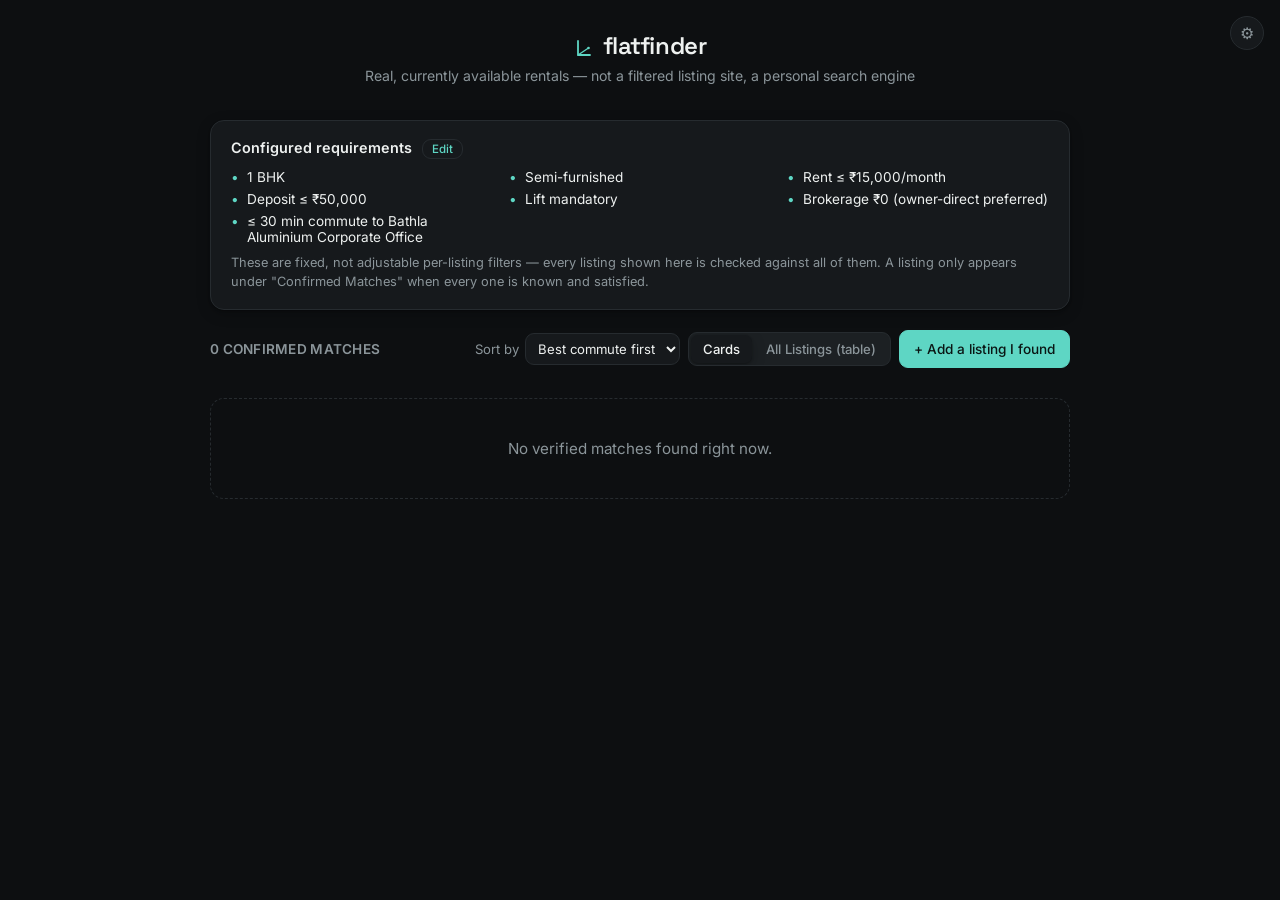
<file: index.html>
<!DOCTYPE html>
<html lang="en">
<head>
<meta charset="UTF-8">
<meta name="viewport" content="width=device-width, initial-scale=1.0">
<title>flatfinder — 1BHK near Bathla Aluminium, Bangalore</title>
<link rel="preconnect" href="https://fonts.googleapis.com">
<link rel="preconnect" href="https://fonts.gstatic.com" crossorigin>
<link href="https://fonts.googleapis.com/css2?family=Space+Grotesk:wght@500;600;700&family=Inter:wght@400;500;600&display=swap" rel="stylesheet">
<link rel="stylesheet" href="style.css">
<link rel="manifest" href="manifest.webmanifest">
<link rel="icon" href="icon-192.png" type="image/png">
</head>
<body>
<header>
  <button type="button" id="settingsBtn" class="settings-btn" aria-label="Edit your search settings">⚙︎</button>
  <div class="brand-mark">
    <svg width="22" height="22" viewBox="0 0 22 22" fill="none" xmlns="http://www.w3.org/2000/svg" aria-hidden="true">
      <path d="M5 4 L5 18 L17 18" stroke="#5ed6c4" stroke-width="1.8" stroke-linecap="round" stroke-linejoin="round"/>
      <path d="M5 18 L15.5 11" stroke="#5ed6c4" stroke-width="1.4" stroke-linecap="round"/>
      <circle cx="15.5" cy="11" r="1.3" fill="#5ed6c4"/>
    </svg>
    <h1>flatfinder</h1>
  </div>
  <p class="subtitle">Real, currently available rentals — not a filtered listing site, a personal search engine</p>
</header>

<div id="onboarding" class="onboarding" hidden>
  <div id="onboardStep1" class="onboard-step">
    <div class="onboard-card">
      <h1 class="onboard-title">Set up FlatFinder</h1>
      <p class="hint">This runs entirely in your browser — nothing here is sent anywhere except what you explicitly save. Set your own search criteria and this device will check every listing against them.</p>
      <form id="onboardForm">
        <label>Your name (optional)
          <input type="text" name="name" placeholder="For a personal touch, not required">
        </label>
        <label>Office / destination name
          <input type="text" name="officeName" required placeholder="e.g. My Office">
        </label>
        <label>Office / destination address
          <input type="text" name="officeAddress" required placeholder="Full address — used to calculate commute time">
        </label>
        <div class="onboard-grid">
          <label>BHK
            <input type="number" name="bhk" step="0.5" min="0.5">
          </label>
          <label>Furnishing
            <select name="furnishing">
              <option value="none">Unfurnished</option>
              <option value="semi">Semi-furnished</option>
              <option value="full">Fully furnished</option>
            </select>
          </label>
          <label>Max rent (₹/month)
            <input type="number" name="maxRent" min="0" step="500">
          </label>
          <label>Max deposit (₹)
            <input type="number" name="maxDeposit" min="0" step="1000">
          </label>
          <label>Max commute (minutes)
            <input type="number" name="maxCommuteMinutes" min="1" step="5">
          </label>
        </div>
        <label class="checkbox-label"><input type="checkbox" name="lift"> Lift mandatory</label>
        <label class="checkbox-label"><input type="checkbox" name="brokerageZero"> Brokerage must be ₹0 (owner-direct)</label>
        <button type="submit" class="onboard-continue">Continue</button>
      </form>
    </div>
  </div>

  <div id="onboardStep2" class="onboard-step" hidden>
    <div class="onboard-card onboard-explainer">
      <div class="onboard-icon">
        <svg width="30" height="30" viewBox="0 0 22 22" fill="none" xmlns="http://www.w3.org/2000/svg" aria-hidden="true">
          <path d="M5 4 L5 18 L17 18" stroke="#5ed6c4" stroke-width="1.8" stroke-linecap="round" stroke-linejoin="round"/>
          <path d="M5 18 L15.5 11" stroke="#5ed6c4" stroke-width="1.4" stroke-linecap="round"/>
          <circle cx="15.5" cy="11" r="1.3" fill="#5ed6c4"/>
        </svg>
      </div>
      <h2>How this works</h2>
      <p>flatfinder checks real listings from Telegram, manually captured posts, and (if configured) other sources against exactly the criteria you just set — never a guess, never filler. Unknown fields stay unknown.</p>
      <div class="onboard-swatches">
        <span class="onboard-swatch">Confirmed — fits every requirement</span>
        <span class="onboard-swatch">Needs verification — one or more fields unknown</span>
        <span class="onboard-swatch">Near matches — fails on one requirement, shown for reference</span>
      </div>
      <p>Tap a listing to see details right there in the list. Tap it again to open the original post.</p>
      <button type="button" id="onboardContinue" class="onboard-continue">Get started</button>
    </div>
  </div>
</div>

<main>
  <section class="requirements" aria-label="Search requirements">
    <h2>Configured requirements <button type="button" id="editRequirements" class="requirements-edit">Edit</button></h2>
    <ul id="requirementsList"></ul>
    <p class="hint">These are fixed, not adjustable per-listing filters — every listing shown here is checked against all of them. A listing only appears under "Confirmed Matches" when every one is known and satisfied.</p>
  </section>

  <section class="results-header">
    <h2 id="confirmedCount">Loading…</h2>
    <div class="results-header-actions">
      <label class="sort-control">Sort by
        <select id="cardSortSelect">
          <option value="commute">Best commute first</option>
          <option value="newest">Newest first</option>
          <option value="oldest">Oldest first</option>
        </select>
      </label>
      <div class="view-toggle" role="tablist" aria-label="View">
        <button type="button" id="viewCards" class="view-toggle-btn active" role="tab" aria-selected="true">Cards</button>
        <button type="button" id="viewTable" class="view-toggle-btn" role="tab" aria-selected="false">All Listings (table)</button>
      </div>
      <button id="addListingBtn" type="button">+ Add a listing I found</button>
    </div>
  </section>

  <div id="cardsView">
    <section id="confirmedResults" class="results" aria-live="polite"></section>
    <p id="emptyState" class="empty-state" hidden>No verified matches found right now.</p>

    <section class="section-block">
      <button id="needsVerificationToggle" type="button" class="section-toggle">Show</button>
      <h2 id="needsVerificationCount" class="section-heading">Needs Verification</h2>
      <p class="hint">Listings where one or more hard requirements couldn't be confirmed from the source. Never treated as a match — check the original listing before acting on any of these.</p>
      <section id="needsVerificationResults" class="results" hidden></section>
    </section>

    <section id="nearMatchesSection" class="section-block" hidden>
      <h2 class="section-heading">Near Matches</h2>
      <p class="hint">Real listings that fail at least one hard requirement — shown so you know what's out there and exactly why each one doesn't qualify.</p>
      <section id="nearMatchResults" class="results near-matches"></section>
    </section>
  </div>

  <div id="tableView" hidden>
    <p class="hint">Every listing regardless of status — click a column header to sort. Notes and Status are yours to edit and save here; nothing else on this table is editable, and editing never changes a listing's match status.</p>
    <div class="table-scroll">
      <table id="allListingsTable">
        <thead>
          <tr>
            <th data-sort="match_status">Status</th>
            <th data-sort="rent">Rent</th>
            <th data-sort="deposit">Deposit</th>
            <th data-sort="bhk">BHK</th>
            <th data-sort="furnishing">Furnishing</th>
            <th data-sort="lift">Lift</th>
            <th data-sort="brokerage_status">Brokerage</th>
            <th data-sort="commute_minutes">Commute</th>
            <th data-sort="location">Location</th>
            <th data-sort="source">Source</th>
            <th data-sort="first_seen">First seen</th>
            <th>Link</th>
            <th>Notes</th>
            <th>My status</th>
          </tr>
        </thead>
        <tbody id="allListingsBody"></tbody>
      </table>
    </div>
  </div>
</main>

<dialog id="addListingDialog">
  <form id="addListingForm" method="dialog">
    <h2>Add a listing you found</h2>
    <p class="hint">For posts you see yourself in a Facebook group, WhatsApp, or anywhere the automated pipeline can't reach — paste the raw text below and the fields auto-fill. This listing gets geocoded, routed, and hard-filtered the same as anything the pipeline discovers; it will only show as a Confirmed Match if it genuinely qualifies.</p>

    <label>Paste the raw post text here to auto-fill the fields below
      <textarea id="pasteBox" rows="4" placeholder="Paste the raw WhatsApp/Facebook/Telegram post text here…"></textarea>
    </label>

    <label>Title
      <input type="text" name="title" placeholder="e.g. 1BHK semi-furnished, Vasanth Nagar">
    </label>
    <label>Location / address
      <input type="text" name="location" required placeholder="e.g. RT Nagar, Bangalore">
    </label>
    <label>BHK
      <input type="number" name="bhk" step="0.5" min="0.5" value="1">
    </label>
    <label>Furnishing
      <select name="furnishing">
        <option value="">Unknown</option>
        <option value="full">Fully furnished</option>
        <option value="semi" selected>Semi-furnished</option>
        <option value="none">Unfurnished</option>
      </select>
    </label>
    <label>Lift
      <select name="lift">
        <option value="">Unknown</option>
        <option value="true">Yes</option>
        <option value="false">No</option>
      </select>
    </label>
    <label>Rent (₹/month)
      <input type="number" name="rent" min="0" step="500">
    </label>
    <label>Deposit (₹)
      <input type="number" name="deposit" min="0" step="1000">
    </label>
    <label>Brokerage
      <select name="brokerageStatus">
        <option value="">Unknown</option>
        <option value="zero">₹0 / owner-direct</option>
        <option value="broker">Broker involved</option>
      </select>
    </label>
    <label>Owner / broker status
      <select name="ownerStatus">
        <option value="">Unknown</option>
        <option value="owner">Owner-direct</option>
        <option value="broker">Broker</option>
      </select>
    </label>
    <label>Available from
      <input type="text" name="availableFrom" placeholder="e.g. Immediately, 1st Nov">
    </label>
    <label>Contact
      <input type="text" name="contact" placeholder="Name / phone / who posted it">
    </label>
    <label>Source
      <input type="text" name="source" placeholder="e.g. Facebook group name, WhatsApp">
    </label>
    <label>Link (optional)
      <input type="url" name="link" placeholder="https://...">
    </label>

    <div class="dialog-actions">
      <button type="button" id="cancelAdd">Cancel</button>
      <button type="submit" id="saveAdd">Save listing</button>
    </div>
    <div id="parseStatus" class="parse-status"></div>
  </form>
</dialog>

<dialog id="listingDetailDialog" class="detail-dialog">
  <div class="detail-header">
    <button type="button" id="closeDetail" class="detail-close" aria-label="Close">✕</button>
  </div>
  <div id="listingDetailContent" class="detail-content"></div>
</dialog>

<script src="config.js"></script>
<script src="profile.js"></script>
<script src="parser.js"></script>
<script src="geo-client.js"></script>
<script src="filter-client.js"></script>
<script src="supabase-client.js"></script>
<script src="app.js"></script>
<script>
  if ("serviceWorker" in navigator) {
    navigator.serviceWorker.register("service-worker.js").catch(() => {});
  }
</script>
</body>
</html>
</file>
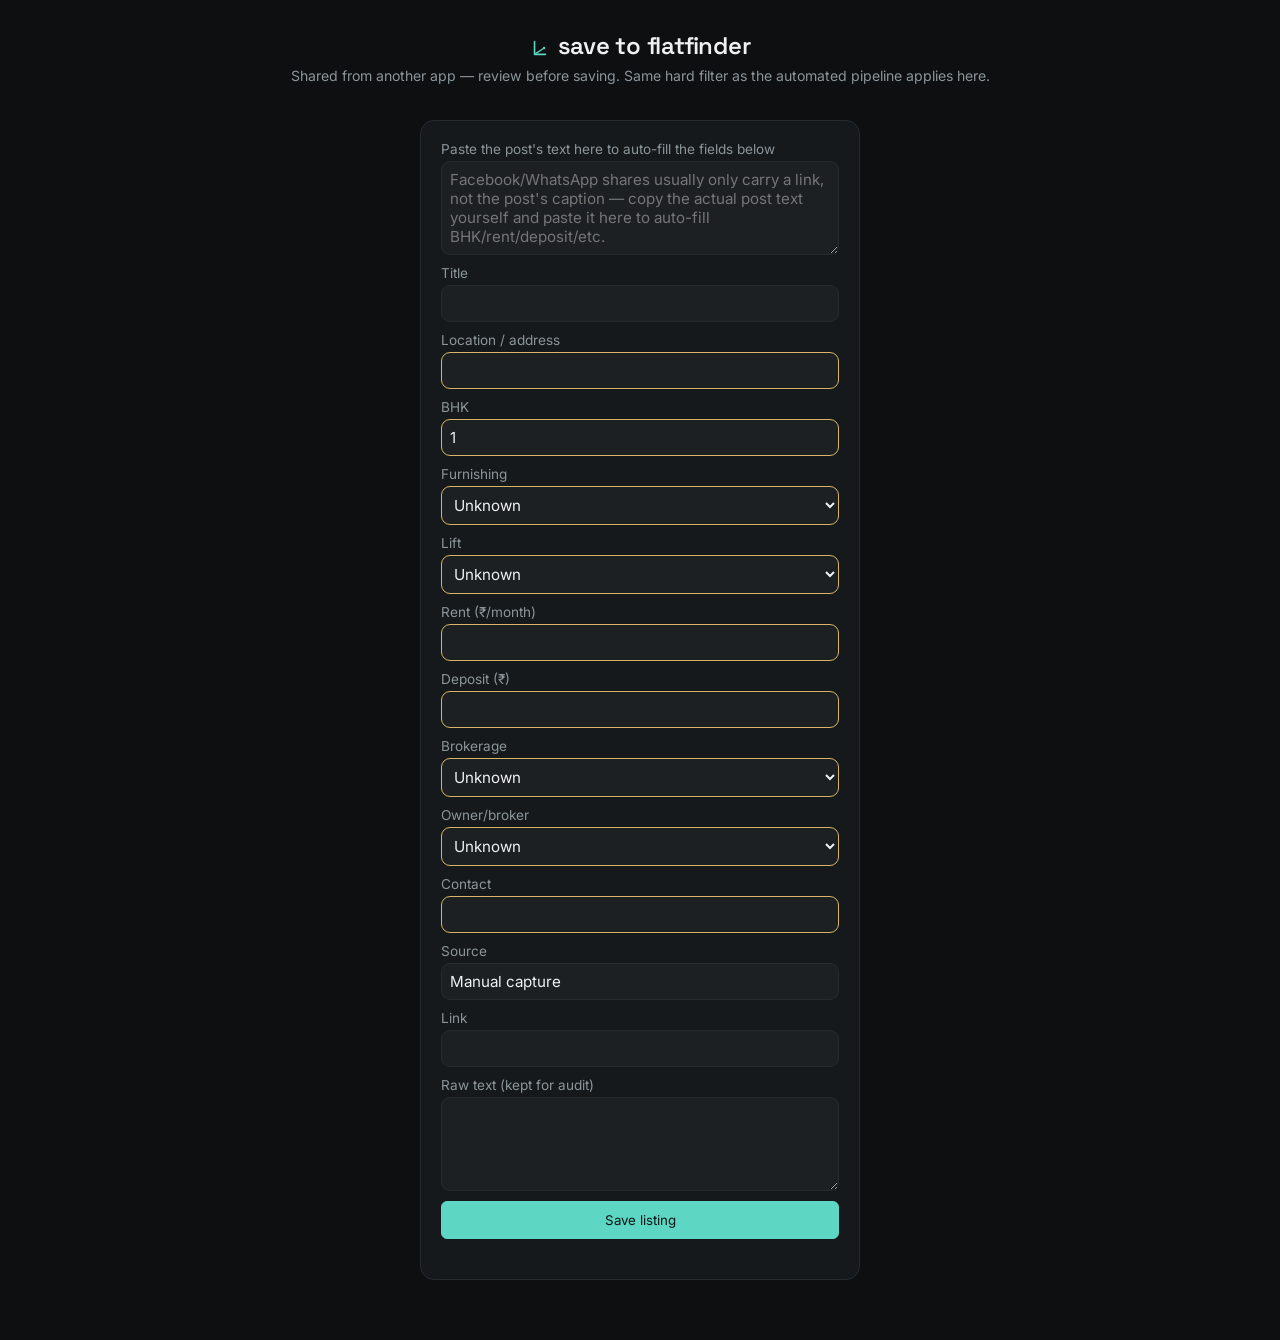
<file: share.html>
<!DOCTYPE html>
<html lang="en">
<head>
<meta charset="UTF-8">
<meta name="viewport" content="width=device-width, initial-scale=1.0">
<title>Save to flatfinder</title>
<link rel="preconnect" href="https://fonts.googleapis.com">
<link rel="preconnect" href="https://fonts.gstatic.com" crossorigin>
<link href="https://fonts.googleapis.com/css2?family=Space+Grotesk:wght@500;600;700&family=Inter:wght@400;500;600&display=swap" rel="stylesheet">
<link rel="stylesheet" href="style.css">
<link rel="manifest" href="manifest.webmanifest">
<link rel="icon" href="icon-192.png" type="image/png">
<style>
  main.share { max-width: 480px; }
  #shareForm { background: var(--surface); border: 1px solid var(--border); border-radius: var(--radius); padding: 20px; display: flex; flex-direction: column; gap: 10px; }
  #shareForm label { display: flex; flex-direction: column; gap: 4px; font-size: 0.85rem; color: var(--muted); }
  #shareForm input, #shareForm select, #shareForm textarea { padding: 8px; border: 1px solid var(--border); border-radius: var(--radius-sm); font-size: 0.95rem; font-family: inherit; color: var(--text); background: var(--surface-2); }
  #shareStatus { font-size: 0.85rem; }
  #shareStatus.ok { color: var(--accent); }
  #shareStatus.err { color: var(--danger); }
  #matchStatus { font-size: 0.9rem; font-weight: 600; }
  #matchStatus.confirmed { color: var(--accent); }
  #matchStatus.needs_verification { color: var(--warn); }
  #matchStatus.rejected { color: var(--danger); }
  .needs-review { border-color: var(--warn) !important; }
</style>
</head>
<body>
<header>
  <div class="brand-mark">
    <svg width="20" height="20" viewBox="0 0 22 22" fill="none" xmlns="http://www.w3.org/2000/svg" aria-hidden="true">
      <path d="M5 4 L5 18 L17 18" stroke="#5ed6c4" stroke-width="1.8" stroke-linecap="round" stroke-linejoin="round"/>
      <path d="M5 18 L15.5 11" stroke="#5ed6c4" stroke-width="1.4" stroke-linecap="round"/>
      <circle cx="15.5" cy="11" r="1.3" fill="#5ed6c4"/>
    </svg>
    <h1>Save to flatfinder</h1>
  </div>
  <p class="subtitle">Shared from another app — review before saving. Same hard filter as the automated pipeline applies here.</p>
</header>
<main class="share">
  <form id="shareForm">
    <label>Paste the post's text here to auto-fill the fields below
      <textarea id="pasteBox" rows="4" placeholder="Facebook/WhatsApp shares usually only carry a link, not the post's caption — copy the actual post text yourself and paste it here to auto-fill BHK/rent/deposit/etc."></textarea>
    </label>
    <label>Title <input type="text" id="title"></label>
    <label>Location / address <input type="text" id="location" required></label>
    <label>BHK <input type="number" id="bhk" step="0.5" min="0" value="1"></label>
    <label>Furnishing
      <select id="furnishing">
        <option value="">Unknown</option>
        <option value="full">Fully furnished</option>
        <option value="semi">Semi furnished</option>
        <option value="none">Unfurnished</option>
      </select>
    </label>
    <label>Lift
      <select id="lift">
        <option value="">Unknown</option>
        <option value="true">Yes</option>
        <option value="false">No</option>
      </select>
    </label>
    <label>Rent (₹/month) <input type="number" id="rent" min="0"></label>
    <label>Deposit (₹) <input type="number" id="deposit" min="0"></label>
    <label>Brokerage
      <select id="brokerageStatus">
        <option value="">Unknown</option>
        <option value="zero">₹0 / owner-direct</option>
        <option value="broker">Broker involved</option>
      </select>
    </label>
    <label>Owner/broker
      <select id="ownerStatus">
        <option value="">Unknown</option>
        <option value="owner">Owner-direct</option>
        <option value="broker">Broker</option>
      </select>
    </label>
    <label>Contact <input type="text" id="contact"></label>
    <label>Source <input type="text" id="source"></label>
    <label>Link <input type="url" id="link"></label>
    <label>Raw text (kept for audit) <textarea id="notes" rows="4"></textarea></label>
    <button type="submit" id="saveShare" style="padding:10px;border-radius:6px;border:1px solid var(--accent);background:var(--accent);color:var(--accent-fg);cursor:pointer;">Save listing</button>
    <div id="matchStatus"></div>
    <div id="shareStatus"></div>
  </form>
</main>

<script src="config.js"></script>
<script src="parser.js"></script>
<script src="geo-client.js"></script>
<script src="filter-client.js"></script>
<script src="supabase-client.js"></script>
<script>
  const params = new URLSearchParams(location.search);
  const sourceUrl = params.get("url") || "";
  // Deliberately excludes the url from the text handed to the parser — a
  // bare link with no real title/caption (the common case: Android's
  // share sheet for a Facebook post usually only carries the link, not
  // its text) would otherwise get picked up as the "first line" and show
  // up as the Title, which is misleading rather than useful.
  const sharedText = [params.get("title"), params.get("text")].filter(Boolean).join("\n");

  function fillFieldsFromParsed(parsed) {
    const fieldIds = ["title", "location", "bhk", "furnishing", "lift", "rent", "deposit", "brokerageStatus", "ownerStatus", "contact", "source", "link"];
    fieldIds.forEach((id) => {
      const el = document.getElementById(id);
      if (!el) return;
      const value = parsed[id];
      if (value !== null && value !== undefined) el.value = value;
    });
    document.getElementById("notes").value = parsed.rawText || "";

    document.querySelectorAll(".needs-review").forEach((el) => el.classList.remove("needs-review"));
    Object.entries(parsed.confidence || {}).forEach(([id, confident]) => {
      const el = document.getElementById(id);
      if (el && !confident) el.classList.add("needs-review");
    });
  }

  fillFieldsFromParsed(FlatFinderParser.parse(sharedText, { sourceUrl }));
  document.getElementById("link").value = sourceUrl;

  // Facebook/WhatsApp shares carry only a link, not the post's caption —
  // pasting the real text here re-parses against it instead, same as the
  // "+ Add a listing" paste box on the main site.
  document.getElementById("pasteBox").addEventListener("input", (e) => {
    const raw = e.target.value.trim();
    if (!raw) return;
    fillFieldsFromParsed(FlatFinderParser.parse(raw, { sourceUrl }));
    document.getElementById("link").value = sourceUrl;
  });

  const statusEl = document.getElementById("shareStatus");
  const matchEl = document.getElementById("matchStatus");
  const saveBtn = document.getElementById("saveShare");

  async function saveCurrentForm() {
    if (!window.FlatFinderSupabase.isConfigured()) {
      statusEl.textContent = "No shared backend configured — set SUPABASE_URL/SUPABASE_ANON_KEY in config.js first (see README).";
      statusEl.className = "err";
      return false;
    }

    const formParsed = {
      title: document.getElementById("title").value.trim() || null,
      location: document.getElementById("location").value.trim() || null,
      address: document.getElementById("location").value.trim() || null,
      bhk: parseFloat(document.getElementById("bhk").value) || null,
      furnishing: document.getElementById("furnishing").value || null,
      lift: document.getElementById("lift").value === "true" ? true : document.getElementById("lift").value === "false" ? false : null,
      rent: parseFloat(document.getElementById("rent").value) || null,
      deposit: parseFloat(document.getElementById("deposit").value) || null,
      brokerageStatus: document.getElementById("brokerageStatus").value || null,
      brokerageAmount: document.getElementById("brokerageStatus").value === "zero" ? 0 : null,
      ownerStatus: document.getElementById("ownerStatus").value || null,
      source: document.getElementById("source").value.trim() || "Mobile share",
      url: document.getElementById("link").value.trim() || null,
      rawText: document.getElementById("notes").value.trim() || null,
    };

    let lat = null, lng = null, commuteMinutes = null, commuteSource = null;
    const officeAddress = (typeof CONFIG !== "undefined" && CONFIG.OFFICE_ADDRESS) || "";
    if (formParsed.location && officeAddress) {
      const officeCoords = await window.FlatFinderGeo.geocodeOffice(officeAddress);
      const originCoords = await window.FlatFinderGeo.geocode(formParsed.location);
      if (originCoords) {
        lat = originCoords.lat;
        lng = originCoords.lng;
        if (officeCoords) {
          const result = await window.FlatFinderGeo.commuteMinutes(originCoords, officeCoords);
          commuteMinutes = result.minutes;
          commuteSource = result.source;
        }
      }
    }

    const stored = window.FlatFinderFilter.buildStoredListing(formParsed, {
      sourceListingId: `manual-${Date.now()}`,
      lat, lng, commuteMinutes, commuteSource,
    });
    const requirements = (typeof CONFIG !== "undefined" && CONFIG.REQUIREMENTS) || {
      bhk: 1, furnishing: "semi", maxRent: 15000, maxDeposit: 50000, lift: true, brokerageZero: true, maxCommuteMinutes: 30,
    };
    window.FlatFinderFilter.applyHardFilter(stored, requirements);
    matchEl.textContent = `Match status: ${stored.match_status.replace("_", " ")}`;
    matchEl.className = stored.match_status;

    try {
      await window.FlatFinderSupabase.insertListing(stored);
      statusEl.textContent = "Saved. You can close this tab.";
      statusEl.className = "ok";
      return true;
    } catch (err) {
      statusEl.textContent = "Couldn't reach the database — check your connection.";
      statusEl.className = "err";
      return false;
    }
  }

  document.getElementById("shareForm").addEventListener("submit", async (e) => {
    e.preventDefault();
    await saveCurrentForm();
  });

  // Facebook/WhatsApp shares usually carry only a bare link, no caption —
  // this page used to sit there waiting for someone to review every field
  // and tap Save, which doesn't work for someone en route to see a place
  // with no time to fill a form. So a genuine share-target open (there's
  // a url/title/text query param — as opposed to someone just visiting
  // share.html directly) saves immediately with whatever the share gave
  // us, no tap required. Fields that came through empty stay UNKNOWN, same
  // as every other capture path — never guessed. The form stays open and
  // editable afterward so pasting the real post text (which fills in the
  // fields FB doesn't hand over) and saving again is still an option,
  // just no longer a requirement to get something recorded at all.
  const isShareTargetOpen = params.has("url") || params.has("title") || params.has("text");
  if (isShareTargetOpen) {
    saveCurrentForm().then((ok) => {
      if (ok) {
        saveBtn.textContent = "Save again";
        statusEl.textContent = "Saved automatically. Add missing details above and tap “Save again” any time, or just close this tab.";
      }
    });
  }
</script>
</body>
</html>
</file>
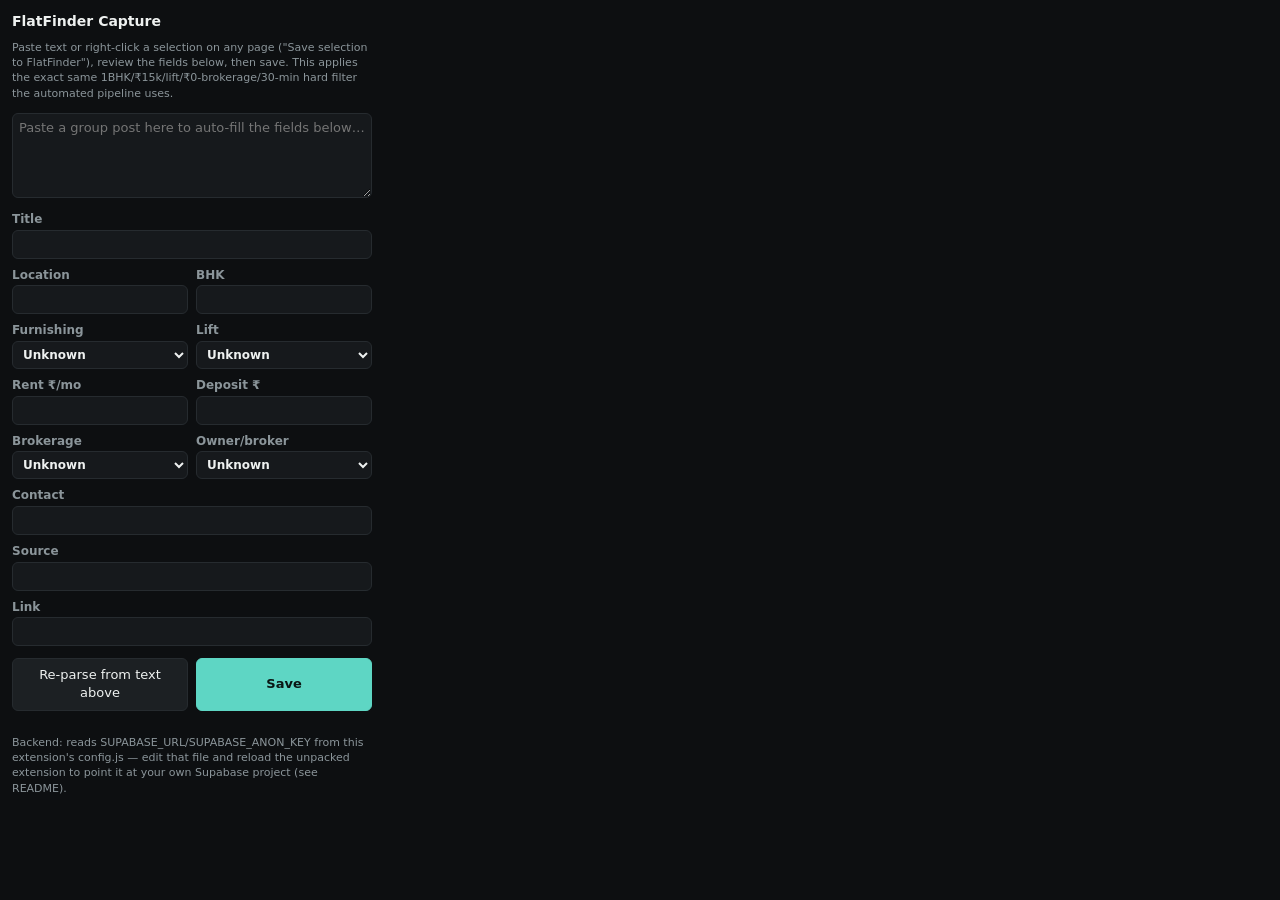
<file: extension/popup.html>
<!DOCTYPE html>
<html>
<head>
<meta charset="UTF-8">
<title>FlatFinder Capture</title>
<style>
  body { width: 360px; font: 13px/1.4 system-ui, sans-serif; margin: 0; padding: 12px; color: #eef1f0; background: #0d0f11; }
  h1 { font-size: 14px; margin: 0 0 8px; font-weight: 600; }
  .hint { color: #8b959a; font-size: 11px; margin: 0 0 10px; }
  textarea { width: 100%; box-sizing: border-box; resize: vertical; }
  label { display: block; margin-top: 8px; font-size: 12px; font-weight: 600; color: #8b959a; }
  input[type=text], input[type=number], input[type=url], textarea, select {
    width: 100%; box-sizing: border-box; padding: 5px 6px; margin-top: 2px;
    border: 1px solid #262b2f; border-radius: 6px; font: inherit;
    background: #16191c; color: #eef1f0;
  }
  .row { display: flex; gap: 8px; }
  .row > div { flex: 1; }
  .actions { display: flex; gap: 8px; margin-top: 12px; }
  button { flex: 1; padding: 7px; border-radius: 6px; border: 1px solid #262b2f; background: #1c2023; color: #eef1f0; cursor: pointer; font: inherit; }
  #save { background: #5ed6c4; color: #0a1614; border-color: #5ed6c4; font-weight: 600; }
  #status { margin-top: 8px; font-size: 12px; min-height: 16px; }
  #status.ok { color: #5ed6c4; }
  #status.err { color: #e08279; }
  #matchStatus { margin-top: 6px; font-size: 12px; font-weight: 600; }
  #matchStatus.confirmed { color: #5ed6c4; }
  #matchStatus.needs_verification { color: #d7b567; }
  #matchStatus.rejected { color: #e08279; }
  details { margin-top: 10px; border-top: 1px solid #262b2f; padding-top: 6px; }
  summary { cursor: pointer; font-size: 12px; color: #8b959a; }
  .needs-review { border-color: #d7b567 !important; background: rgba(215, 181, 103, 0.08); }
</style>
</head>
<body>
  <h1>FlatFinder Capture</h1>
  <p class="hint">Paste text or right-click a selection on any page ("Save selection to FlatFinder"), review the fields below, then save. This applies the exact same 1BHK/₹15k/lift/₹0-brokerage/30-min hard filter the automated pipeline uses.</p>

  <textarea id="raw" rows="4" placeholder="Paste a group post here to auto-fill the fields below…"></textarea>

  <form id="form">
    <label>Title <input type="text" id="title"></label>
    <div class="row">
      <div><label>Location <input type="text" id="location"></label></div>
      <div><label>BHK <input type="number" id="bhk" step="0.5" min="0"></label></div>
    </div>
    <div class="row">
      <div>
        <label>Furnishing
          <select id="furnishing">
            <option value="">Unknown</option>
            <option value="full">Fully furnished</option>
            <option value="semi">Semi furnished</option>
            <option value="none">Unfurnished</option>
          </select>
        </label>
      </div>
      <div>
        <label>Lift
          <select id="lift">
            <option value="">Unknown</option>
            <option value="true">Yes</option>
            <option value="false">No</option>
          </select>
        </label>
      </div>
    </div>
    <div class="row">
      <div><label>Rent ₹/mo <input type="number" id="rent" min="0"></label></div>
      <div><label>Deposit ₹ <input type="number" id="deposit" min="0"></label></div>
    </div>
    <div class="row">
      <div>
        <label>Brokerage
          <select id="brokerageStatus">
            <option value="">Unknown</option>
            <option value="zero">₹0 / owner-direct</option>
            <option value="broker">Broker involved</option>
          </select>
        </label>
      </div>
      <div>
        <label>Owner/broker
          <select id="ownerStatus">
            <option value="">Unknown</option>
            <option value="owner">Owner-direct</option>
            <option value="broker">Broker</option>
          </select>
        </label>
      </div>
    </div>
    <label>Contact <input type="text" id="contact"></label>
    <label>Source <input type="text" id="source"></label>
    <label>Link <input type="url" id="link"></label>

    <div class="actions">
      <button type="button" id="reparse">Re-parse from text above</button>
      <button type="submit" id="save">Save</button>
    </div>
    <div id="matchStatus"></div>
    <div id="status"></div>
  </form>

  <p class="hint">Backend: reads SUPABASE_URL/SUPABASE_ANON_KEY from this extension's config.js — edit that file and reload the unpacked extension to point it at your own Supabase project (see README).</p>

  <script src="config.js"></script>
  <script src="parser.js"></script>
  <script src="geo-client.js"></script>
  <script src="filter-client.js"></script>
  <script src="supabase-client.js"></script>
  <script src="popup.js"></script>
</body>
</html>
</file>
<file: style.css>
/* "Cool Industrial" — dark graphite base, cool-gray surfaces, off-white
   type, a single restrained mint/teal accent. This is the app's actual
   identity (not a prefers-color-scheme variant), matching the logo mark's
   near-black + mint palette. */
:root {
  --bg: #0d0f11;
  --surface: #16191c;
  --surface-2: #1c2023;
  --border: #262b2f;
  --text: #eef1f0;
  --muted: #8b959a;
  --muted-bg: #1c2023;
  --accent: #5ed6c4;
  --accent-fg: #0a1614;
  --accent-muted-bg: rgba(94, 214, 196, 0.12);
  --accent-muted-fg: #5ed6c4;
  --danger: #e08279;
  --danger-muted-bg: rgba(224, 130, 121, 0.12);
  --danger-muted-fg: #e08279;
  --warn: #d7b567;
  --warn-muted-bg: rgba(215, 181, 103, 0.12);
  --warn-muted-fg: #d7b567;
  --radius: 14px;
  --radius-sm: 9px;
  --shadow-sm: 0 1px 2px rgb(0 0 0 / 0.25), 0 4px 14px rgb(0 0 0 / 0.22);
  --font-head: "Space Grotesk", -apple-system, BlinkMacSystemFont, "Segoe UI", Roboto, sans-serif;
  --font-body: "Inter", -apple-system, BlinkMacSystemFont, "Segoe UI", Roboto, sans-serif;
}

* { box-sizing: border-box; }

/* Belt-and-suspenders for every el.hidden = true/false toggle in app.js:
   without this, any class below that sets its own `display` (e.g.
   .onboarding{display:flex}, .results{display:flex}) silently wins over
   the browser's default `[hidden]{display:none}` at equal specificity,
   so the hidden attribute stops actually hiding anything. This one rule
   (attribute selector + !important beats any single class unconditionally)
   fixes that for every current and future hidden toggle at once. */
[hidden] { display: none !important; }

body {
  margin: 0;
  font-family: var(--font-body);
  background: var(--bg);
  color: var(--text);
  -webkit-font-smoothing: antialiased;
}

header {
  position: relative;
  padding: 30px 20px 16px;
  text-align: center;
}

.brand-mark {
  display: inline-flex;
  align-items: center;
  justify-content: center;
  gap: 8px;
  margin-bottom: 2px;
}
.brand-mark svg { display: block; flex-shrink: 0; }
header h1 {
  margin: 0 0 4px;
  font-family: var(--font-head);
  font-size: 1.5rem;
  font-weight: 600;
  letter-spacing: -0.01em;
  color: var(--text);
  text-transform: lowercase;
}
.subtitle { margin: 0; color: var(--muted); font-size: 0.88rem; }

.settings-btn {
  position: absolute;
  top: 16px;
  right: 16px;
  cursor: pointer;
  border: 1px solid var(--border);
  background: var(--surface);
  color: var(--muted);
  border-radius: 999px;
  width: 34px;
  height: 34px;
  font-size: 1rem;
}

.requirements-edit {
  cursor: pointer;
  border: 1px solid var(--border);
  background: var(--surface);
  color: var(--accent);
  border-radius: var(--radius-sm);
  padding: 2px 9px;
  font-size: 0.72rem;
  font-weight: 500;
  margin-left: 6px;
  vertical-align: middle;
}

main {
  max-width: 900px;
  margin: 0 auto;
  padding: 20px 20px 60px;
}

.requirements {
  background: var(--surface);
  border: 1px solid var(--border);
  border-radius: var(--radius);
  box-shadow: var(--shadow-sm);
  padding: 18px 20px;
  margin-bottom: 20px;
}
.requirements h2 { margin: 0 0 10px; font-size: 0.9rem; font-weight: 600; }
.requirements ul { margin: 0 0 8px; padding: 0; list-style: none; display: grid; grid-template-columns: repeat(auto-fit, minmax(220px, 1fr)); gap: 6px 16px; }
.requirements li { font-size: 0.85rem; color: var(--text); position: relative; padding-left: 16px; }
.requirements li::before { content: "•"; position: absolute; left: 0; color: var(--accent); }
.hint { margin: 6px 0 0; font-size: 0.8rem; color: var(--muted); line-height: 1.5; }

.results-header {
  display: flex;
  justify-content: space-between;
  align-items: center;
  margin-bottom: 14px;
  gap: 12px;
  flex-wrap: wrap;
}
.results-header h2 { font-size: 0.85rem; font-weight: 600; color: var(--muted); margin: 0; text-transform: uppercase; letter-spacing: 0.02em; }
.results-header-actions { display: flex; align-items: center; gap: 8px; flex-wrap: wrap; }

.sort-control { display: flex; align-items: center; gap: 6px; font-size: 0.82rem; color: var(--muted); }
.sort-control select {
  padding: 6px 8px;
  border: 1px solid var(--border);
  border-radius: var(--radius-sm);
  font: inherit;
  font-size: 0.82rem;
  color: var(--text);
  background: var(--surface);
}

.view-toggle { display: flex; border: 1px solid var(--border); border-radius: var(--radius-sm); overflow: hidden; background: var(--muted-bg); padding: 2px; gap: 2px; }
.view-toggle-btn {
  cursor: pointer;
  border: none;
  border-radius: calc(var(--radius-sm) - 2px);
  background: transparent;
  color: var(--muted);
  padding: 6px 12px;
  font-size: 0.82rem;
  font-weight: 500;
}
.view-toggle-btn.active { background: var(--surface); color: var(--text); box-shadow: var(--shadow-sm); }

.table-scroll { overflow-x: auto; border: 1px solid var(--border); border-radius: var(--radius); box-shadow: var(--shadow-sm); }
#allListingsTable { width: 100%; border-collapse: collapse; font-size: 0.82rem; background: var(--surface); }
#allListingsTable th, #allListingsTable td {
  padding: 9px 12px;
  text-align: left;
  white-space: nowrap;
  border-bottom: 1px solid var(--border);
}
#allListingsTable thead th {
  cursor: pointer;
  color: var(--muted);
  font-weight: 600;
  font-size: 0.75rem;
  text-transform: uppercase;
  letter-spacing: 0.02em;
  user-select: none;
  position: sticky;
  top: 0;
  background: var(--muted-bg);
}
#allListingsTable thead th.sorted { color: var(--accent); }
#allListingsTable thead th.sorted::after { content: " ▼"; font-size: 0.7em; }
#allListingsTable thead th.sorted.sorted-asc::after { content: " ▲"; }
#allListingsTable tbody tr:last-child td { border-bottom: none; }
#allListingsTable tbody tr:hover { background: var(--muted-bg); }
#allListingsTable .notes-input {
  width: 160px;
  padding: 5px 8px;
  border: 1px solid var(--border);
  border-radius: var(--radius-sm);
  font: inherit;
  font-size: 0.82rem;
  color: var(--text);
  background: var(--surface);
}
#allListingsTable .status-select {
  padding: 5px 8px;
  border: 1px solid var(--border);
  border-radius: var(--radius-sm);
  font: inherit;
  font-size: 0.82rem;
  color: var(--text);
  background: var(--surface);
}

button { font-family: inherit; }

#addListingBtn {
  cursor: pointer;
  border: 1px solid var(--accent);
  background: var(--accent);
  color: var(--accent-fg);
  border-radius: var(--radius-sm);
  padding: 8px 14px;
  font-size: 0.85rem;
  font-weight: 500;
  min-height: 38px;
  transition: opacity 0.15s;
}
#addListingBtn:hover { opacity: 0.9; }

.results {
  display: flex;
  flex-direction: column;
  gap: 4px;
}

/* --------------------------------------------------------- row items */
/* Card-deck system, restyled for the Cool Industrial identity: uniform
   cool-gray surfaces (not a full-color fill per card — "minimal visual
   noise, no generic real-estate colors" rules that out) with a thin
   left accent bar carrying per-listing variety, still hashed off the
   listing id (see CARD_PALETTE in app.js) so the same listing always
   lands on the same accent and the deck doesn't reshuffle on re-render.
   Packed tight (3px gap, flat) so the list reads as one continuous
   stack. First tap expands smoothly in place; tapping the
   already-expanded row (or the link inside it) opens the source listing. */
.row-wrap { display: flex; flex-direction: column; }
.near-matches .row-wrap { opacity: 0.85; }

.pal-sage     { --pal: #7fb39a; }
.pal-blue     { --pal: #7fa3c9; }
.pal-beige    { --pal: #c9ab7c; }
.pal-orange   { --pal: #c98f68; }
.pal-yellow   { --pal: #cdc07a; }
.pal-red      { --pal: #c98a83; }
.pal-gray     { --pal: #9aa3a6; }
.pal-lavender { --pal: #a498c9; }

.row-item {
  display: flex;
  align-items: center;
  gap: 12px;
  padding: 12px 14px 12px 12px;
  border-radius: var(--radius-sm);
  border: 1px solid var(--border);
  border-left: 3px solid var(--pal, var(--border));
  background: var(--surface);
  cursor: pointer;
  color: var(--text);
  transition: background 0.15s, border-radius 0.25s;
}
.row-item:hover { background: var(--surface-2); }
.row-item:active { background: var(--surface-2); }
.row-item.row-item-open { border-radius: var(--radius-sm) var(--radius-sm) 0 0; }

/* Compact circular badge, tinted with the row's accent so it still reads
   as a deliberate UI element without the whole card being that color. */
.row-badge {
  flex-shrink: 0;
  width: 32px;
  height: 32px;
  border-radius: 999px;
  background: color-mix(in srgb, var(--pal, var(--muted)) 22%, var(--surface));
  color: var(--pal, var(--muted));
  display: flex;
  align-items: center;
  justify-content: center;
  font-size: 0.8rem;
  font-weight: 700;
}
.row-badge svg { width: 15px; height: 15px; }

.row-main { flex: 1; min-width: 0; display: flex; flex-direction: column; gap: 1px; }

/* Hierarchy: primary (location + rent) large and bold; secondary (BHK/
   furnishing) small but solid; tertiary (why it failed / source+age)
   smallest and faded — three distinct visual weights, not one. */
.row-primary { display: flex; align-items: baseline; justify-content: space-between; gap: 10px; }
.row-location {
  font-family: var(--font-head);
  font-size: 0.98rem;
  font-weight: 500;
  letter-spacing: -0.01em;
  white-space: nowrap;
  overflow: hidden;
  text-overflow: ellipsis;
  min-width: 0;
  color: var(--text);
}
.row-rent { flex-shrink: 0; font-family: var(--font-head); font-size: 0.98rem; font-weight: 600; color: var(--text); }

.row-secondary {
  font-size: 0.75rem;
  font-weight: 500;
  color: var(--muted);
  white-space: nowrap;
  overflow: hidden;
  text-overflow: ellipsis;
}
.row-tertiary {
  font-size: 0.68rem;
  font-weight: 400;
  color: var(--muted);
  opacity: 0.75;
  white-space: nowrap;
  overflow: hidden;
  text-overflow: ellipsis;
}

/* Smooth expand/collapse: animating a CSS grid track (0fr -> 1fr) instead
   of toggling `hidden` gives a real "unfolding" transition without needing
   to know the expanded content's height in advance. */
.row-expand-outer {
  display: grid;
  grid-template-rows: 0fr;
  transition: grid-template-rows 300ms ease;
}
.row-expand-outer.open { grid-template-rows: 1fr; }
.row-expand-inner { overflow: hidden; }

/* Same surface as the row above it, seamlessly joined by the shared
   left accent bar — reads as one card unfolding rather than a popup. */
.row-expand {
  padding: 2px 16px 16px 15px;
  border-radius: 0 0 var(--radius-sm) var(--radius-sm);
  border: 1px solid var(--border);
  border-top: none;
  border-left: 3px solid var(--pal, var(--border));
  background: var(--surface);
  color: var(--text);
  cursor: default;
  display: flex;
  flex-direction: column;
  gap: 8px;
}
.row-expand .detail-thumb { width: calc(100% + 20px); margin: 0 -10px 4px; border-radius: 10px; }

/* -------------------------------------------------- detail dialog --- */
/* Everything a tile doesn't show — opened by tapping a tile. Reuses the
   same content classes (.card-top, .rent, .tags, .location, etc.) the
   old full-size cards used, just rendered into this dialog instead of
   inline in the grid. */
dialog.detail-dialog {
  border: 1px solid var(--border);
  border-radius: var(--radius);
  padding: 0;
  width: min(480px, 92vw);
  max-height: 90vh;
  background: var(--surface);
  color: var(--text);
  box-shadow: 0 12px 40px rgb(0 0 0 / 0.45);
}
dialog.detail-dialog::backdrop { background: rgba(0,0,0,0.4); }

.detail-header { position: sticky; top: 0; display: flex; justify-content: flex-end; padding: 10px 10px 0; background: var(--surface); z-index: 1; }
.detail-close {
  cursor: pointer;
  border: 1px solid var(--border);
  background: var(--surface);
  color: var(--muted);
  border-radius: 999px;
  width: 30px;
  height: 30px;
  font-size: 0.9rem;
  line-height: 1;
}
.detail-content { display: flex; flex-direction: column; gap: 8px; padding: 4px 20px 20px; overflow-y: auto; }
.detail-thumb { width: calc(100% + 40px); margin: -4px -20px 4px; aspect-ratio: 16 / 9; object-fit: cover; background: var(--muted-bg); }

.card-top { display: flex; justify-content: space-between; align-items: flex-start; gap: 8px; }
.rent { font-size: 1.15rem; font-weight: 600; color: var(--text); letter-spacing: -0.01em; }
.deposit { font-size: 0.85rem; color: var(--muted); margin-top: -4px; }

.tags { display: flex; flex-wrap: wrap; gap: 6px; margin: 2px 0; }
.tag {
  font-size: 0.75rem;
  font-weight: 500;
  padding: 3px 9px;
  border-radius: 999px;
  background: transparent;
  color: var(--muted);
  border: 1px solid var(--border);
}
.tag.good { background: var(--accent-muted-bg); color: var(--accent-muted-fg); border-color: transparent; }

.icon { display: inline-flex; vertical-align: -2px; margin-right: 5px; color: var(--muted); }
.icon svg { width: 14px; height: 14px; }

.location, .commute, .owner-line { font-size: 0.88rem; color: var(--text); }
.owner-line { color: var(--muted); }
.unknowns { font-size: 0.82rem; color: var(--warn-muted-fg); }
.fails { font-size: 0.82rem; color: var(--danger-muted-fg); }
.why { font-size: 0.78rem; color: var(--muted); }

.meta { font-size: 0.78rem; color: var(--muted); margin-top: 2px; padding-top: 8px; border-top: 1px solid var(--border); }

.status-badge {
  font-size: 0.7rem;
  font-weight: 500;
  padding: 2px 9px;
  border-radius: 999px;
  white-space: nowrap;
  background: var(--accent-muted-bg);
  color: var(--accent-muted-fg);
}
.status-badge.status-possibly_unavailable, .status-badge.status-not_recently_verified, .status-badge.status-needs_verification {
  background: var(--warn-muted-bg); color: var(--warn-muted-fg);
}
.status-badge.status-unavailable, .status-badge.status-rejected { background: var(--danger-muted-bg); color: var(--danger-muted-fg); }

.view-link {
  display: block;
  text-align: center;
  padding: 8px 12px;
  border-radius: var(--radius-sm);
  border: 1px solid var(--border);
  background: var(--surface);
  color: var(--text);
  text-decoration: none;
  font-size: 0.82rem;
  font-weight: 500;
  transition: background 0.15s, border-color 0.15s;
}
.view-link:hover { background: var(--muted-bg); border-color: #33393d; }
.view-link.disabled { border-style: dashed; color: var(--muted); }

.empty-state {
  text-align: center;
  color: var(--muted);
  font-size: 0.95rem;
  padding: 40px 20px;
  border: 1px dashed var(--border);
  border-radius: var(--radius);
  margin-bottom: 24px;
}

.section-block { margin-top: 28px; position: relative; }
.section-heading { font-size: 0.85rem; font-weight: 600; color: var(--muted); text-transform: uppercase; letter-spacing: 0.02em; margin: 0 0 4px; }
.section-toggle {
  position: absolute;
  right: 0;
  top: 0;
  cursor: pointer;
  border: 1px solid var(--border);
  background: var(--surface);
  border-radius: var(--radius-sm);
  padding: 4px 10px;
  font-size: 0.78rem;
  color: var(--text);
}

/* ------------------------------------------------------------ onboarding */
/* First-run sign-up (or re-opened later via the settings/edit buttons) —
   a full-screen overlay, not a dialog, so it works the same on browsers
   with partial <dialog> support and reliably covers the whole viewport
   on mobile. */
.onboarding {
  position: fixed;
  inset: 0;
  z-index: 100;
  background: var(--bg);
  overflow-y: auto;
  display: flex;
  align-items: flex-start;
  justify-content: center;
  padding: 32px 16px;
}
.onboard-card {
  width: 100%;
  max-width: 440px;
  background: var(--surface);
  border: 1px solid var(--border);
  border-radius: var(--radius);
  box-shadow: var(--shadow-sm);
  padding: 24px;
}
.onboard-title { font-size: 1.3rem; font-weight: 700; margin: 0 0 6px; letter-spacing: -0.01em; }
#onboardForm { display: flex; flex-direction: column; gap: 10px; margin-top: 16px; }
#onboardForm label {
  display: flex;
  flex-direction: column;
  gap: 4px;
  font-size: 0.8rem;
  font-weight: 500;
  color: var(--muted);
}
#onboardForm input, #onboardForm select {
  padding: 8px 10px;
  border: 1px solid var(--border);
  border-radius: var(--radius-sm);
  font-size: 0.92rem;
  font-family: inherit;
  color: var(--text);
  background: var(--surface);
}
#onboardForm input:focus, #onboardForm select:focus { outline: 2px solid var(--accent); outline-offset: -1px; }
.onboard-grid { display: grid; grid-template-columns: 1fr 1fr; gap: 10px; }
.checkbox-label { flex-direction: row !important; align-items: center; gap: 8px !important; font-size: 0.85rem !important; color: var(--text) !important; }
.checkbox-label input { width: auto; }
.onboard-continue {
  margin-top: 6px;
  cursor: pointer;
  border: 1px solid var(--accent);
  background: var(--accent);
  color: var(--accent-fg);
  border-radius: var(--radius-sm);
  padding: 11px 16px;
  font-size: 0.95rem;
  font-weight: 600;
  width: 100%;
}

.onboard-explainer { text-align: center; }
.onboard-explainer h2 { font-size: 1.15rem; margin: 6px 0; }
.onboard-explainer p { font-size: 0.88rem; color: var(--muted); line-height: 1.5; margin: 8px 0 16px; }
.onboard-icon { display: flex; justify-content: center; margin-bottom: 4px; }
.onboard-swatches { display: flex; flex-direction: column; gap: 6px; margin: 4px 0 16px; }
.onboard-swatch {
  padding: 9px 12px;
  border-radius: var(--radius-sm);
  border: 1px solid var(--border);
  background: var(--surface);
  color: var(--text);
  font-size: 0.8rem;
  font-weight: 500;
  text-align: left;
}

dialog#addListingDialog {
  border: 1px solid var(--border);
  border-radius: var(--radius);
  padding: 0;
  width: min(520px, 92vw);
  max-height: 90vh;
  background: var(--surface);
  color: var(--text);
  box-shadow: 0 12px 40px rgb(0 0 0 / 0.45);
}
dialog#addListingDialog::backdrop { background: rgba(0,0,0,0.4); }

#addListingForm {
  display: flex;
  flex-direction: column;
  gap: 10px;
  padding: 22px;
  overflow-y: auto;
  max-height: 90vh;
}
#addListingForm h2 { margin: 0 0 4px; font-size: 1.05rem; font-weight: 600; }
#addListingForm label {
  display: flex;
  flex-direction: column;
  gap: 4px;
  font-size: 0.8rem;
  font-weight: 500;
  color: var(--muted);
}
#addListingForm input, #addListingForm select, #addListingForm textarea {
  padding: 8px 10px;
  border: 1px solid var(--border);
  border-radius: var(--radius-sm);
  font-size: 0.92rem;
  font-family: inherit;
  color: var(--text);
  background: var(--surface);
}
#addListingForm input:focus, #addListingForm select:focus, #addListingForm textarea:focus {
  outline: 2px solid var(--accent);
  outline-offset: -1px;
}

.dialog-actions { display: flex; justify-content: flex-end; gap: 8px; margin-top: 8px; }
.dialog-actions button {
  padding: 8px 16px;
  border-radius: var(--radius-sm);
  border: 1px solid var(--border);
  background: var(--surface);
  color: var(--text);
  cursor: pointer;
  font-size: 0.85rem;
  font-weight: 500;
}
#saveAdd { background: var(--accent); color: var(--accent-fg); border-color: var(--accent); }
.parse-status { font-size: 0.82rem; color: var(--muted); min-height: 1.2em; }

/* ------------------------------------------------------- mobile layout */
@media (max-width: 640px) {
  header { padding: 20px 16px 10px; }
  header h1 { font-size: 1.3rem; }
  .subtitle { font-size: 0.82rem; }

  main { padding: 14px 14px 48px; }

  .requirements { padding: 14px 16px; }
  .requirements ul { grid-template-columns: 1fr; gap: 5px; }

  .results-header { flex-direction: column; align-items: stretch; }
  .results-header h2 { text-align: center; }

  .results-header-actions {
    flex-direction: column;
    align-items: stretch;
  }
  .sort-control { justify-content: space-between; }
  .sort-control select { flex: 1; min-height: 40px; }

  .view-toggle { width: 100%; }
  .view-toggle-btn { flex: 1; min-height: 36px; }

  #addListingBtn { width: 100%; min-height: 44px; font-size: 0.95rem; }

  .results { gap: 3px; }
  .row-item { padding: 10px 12px 10px 11px; gap: 10px; }
  .row-badge { width: 29px; height: 29px; font-size: 0.75rem; }
  .row-location, .row-rent { font-size: 0.9rem; }
  .row-secondary { font-size: 0.72rem; }
  .row-tertiary { font-size: 0.64rem; }
  .row-expand { padding: 2px 12px 12px 11px; }

  .onboarding { padding: 20px 12px; align-items: stretch; }
  .onboard-card { padding: 18px; max-width: none; }
  .onboard-title { font-size: 1.15rem; }
  .onboard-grid { grid-template-columns: 1fr; }
  #onboardForm input, #onboardForm select { min-height: 40px; font-size: 1rem; }

  .detail-content { padding: 4px 16px 20px; }
  .detail-thumb { width: calc(100% + 32px); margin: -4px -16px 4px; }

  .view-link { padding: 11px 12px; font-size: 0.88rem; }

  .section-toggle { position: static; margin-bottom: 6px; display: inline-block; min-height: 36px; }
  .section-heading { padding-right: 0; }

  /* Table view: shrink text/padding so more columns fit before the
     horizontal scroll kicks in, and make the scroll itself obviously
     touch-scrollable rather than looking like a cut-off layout. */
  #allListingsTable { font-size: 0.78rem; }
  #allListingsTable th, #allListingsTable td { padding: 7px 8px; }
  #allListingsTable .notes-input { width: 110px; }
  .table-scroll { -webkit-overflow-scrolling: touch; }

  /* Full-screen-feeling dialog on small screens instead of a small
     centered card, so the form fields have room to breathe. */
  dialog#addListingDialog, dialog.detail-dialog {
    width: 100vw;
    max-width: 100vw;
    height: 100dvh;
    max-height: 100dvh;
    margin: 0;
    border-radius: 0;
  }
  #addListingForm { max-height: 100dvh; padding: 16px; }
  .detail-content { max-height: calc(100dvh - 44px); }
  #addListingForm input, #addListingForm select, #addListingForm textarea {
    min-height: 40px;
    font-size: 1rem; /* iOS/Android zoom-on-focus kicks in below 16px */
  }

  .dialog-actions button { min-height: 44px; flex: 1; }
}
</file>
